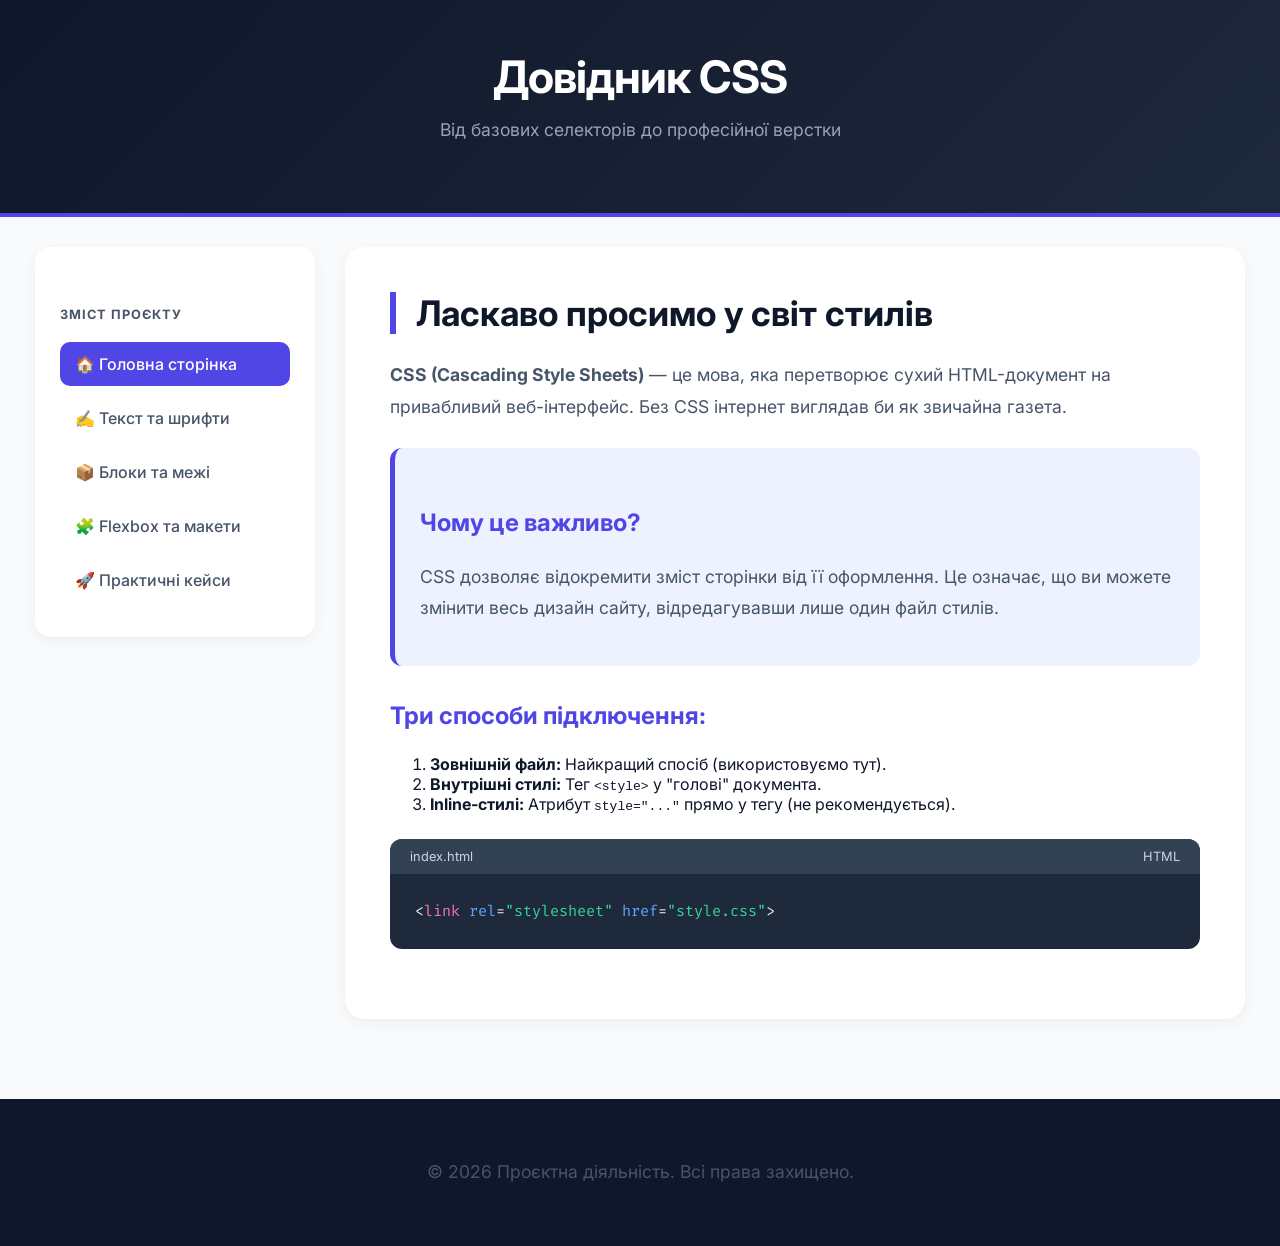
<file: index.html>
<!DOCTYPE html>
<html lang="uk">
<head>
    <meta charset="UTF-8">
    <title>Довідник CSS | Головна</title>
    <link rel="stylesheet" href="style.css">
</head>
<body>
    <header>
        <h1>Довідник CSS</h1>
        <p>Від базових селекторів до професійної верстки</p>
    </header>
    <div class="layout">
        <aside>
            <div class="sidebar-nav">
                <h3>Зміст проєкту</h3>
                <ul>
                    <li><a href="index.html" class="active">🏠 Головна сторінка</a></li>
                    <li><a href="text.html">✍️ Текст та шрифти</a></li>
                    <li><a href="blocks.html">📦 Блоки та межі</a></li>
                    <li><a href="flexbox.html">🧩 Flexbox та макети</a></li>
                    <li><a href="examples.html">🚀 Практичні кейси</a></li>
                </ul>
            </div>
        </aside>
        <main>
            <h2>Ласкаво просимо у світ стилів</h2>
            <p><strong>CSS (Cascading Style Sheets)</strong> — це мова, яка перетворює сухий HTML-документ на привабливий веб-інтерфейс. Без CSS інтернет виглядав би як звичайна газета.</p>
            
            <div class="info-card">
                <h3>Чому це важливо?</h3>
                <p>CSS дозволяє відокремити зміст сторінки від її оформлення. Це означає, що ви можете змінити весь дизайн сайту, відредагувавши лише один файл стилів.</p>
            </div>

            <h3>Три способи підключення:</h3>
            <ol>
                <li><strong>Зовнішній файл:</strong> Найкращий спосіб (використовуємо тут).</li>
                <li><strong>Внутрішні стилі:</strong> Тег <code>&lt;style&gt;</code> у "голові" документа.</li>
                <li><strong>Inline-стилі:</strong> Атрибут <code>style="..."</code> прямо у тегу (не рекомендується).</li>
            </ol>

            <div class="code-window">
                <div class="code-header"><span>index.html</span><span>HTML</span></div>
                <pre>&lt;<span class="keyword">link</span> <span class="prop">rel</span>=<span class="val">"stylesheet"</span> <span class="prop">href</span>=<span class="val">"style.css"</span>&gt;</pre>
            </div>
        </main>
    </div>
    <footer><p>&copy; 2026 Проєктна діяльність. Всі права захищено.</p></footer>
</body>
</html>
</file>
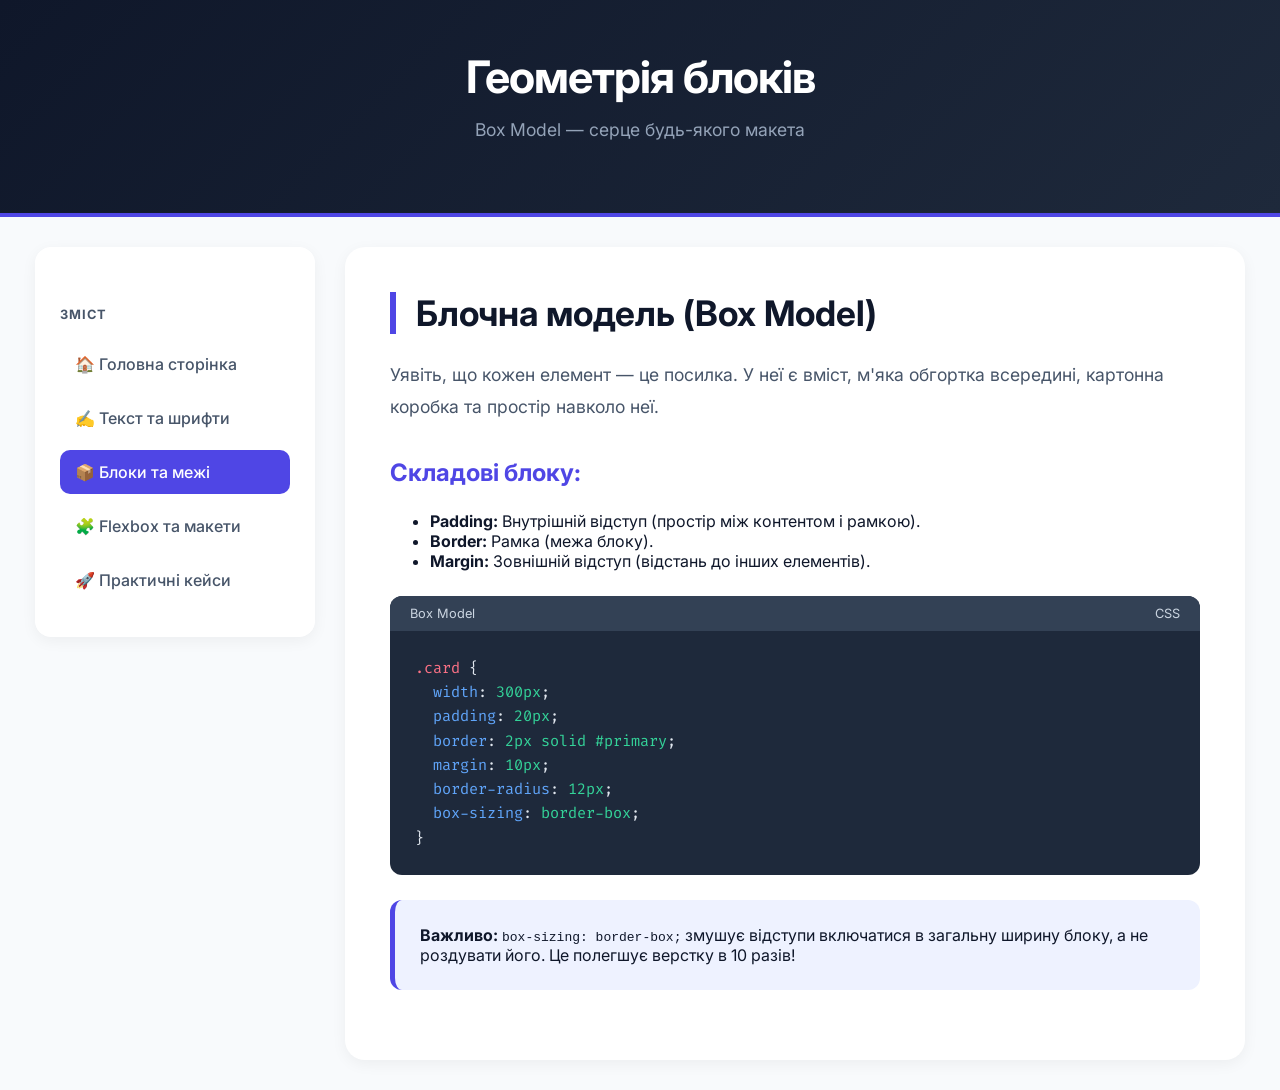
<file: blocks.html>
<!DOCTYPE html>
<html lang="uk">
<head>
    <meta charset="UTF-8">
    <title>Блоки та межі | CSS</title>
    <link rel="stylesheet" href="style.css">
</head>
<body>
    <header>
        <h1>Геометрія блоків</h1>
        <p>Box Model — серце будь-якого макета</p>
    </header>
    <div class="layout">
        <aside>
            <div class="sidebar-nav">
                <h3>Зміст</h3>
                <ul>
                    <li><a href="index.html">🏠 Головна сторінка</a></li>
                    <li><a href="text.html">✍️ Текст та шрифти</a></li>
                    <li><a href="blocks.html" class="active">📦 Блоки та межі</a></li>
                    <li><a href="flexbox.html">🧩 Flexbox та макети</a></li>
                    <li><a href="examples.html">🚀 Практичні кейси</a></li>
                </ul>
            </div>
        </aside>
        <main>
            <h2>Блочна модель (Box Model)</h2>
            <p>Уявіть, що кожен елемент — це посилка. У неї є вміст, м'яка обгортка всередині, картонна коробка та простір навколо неї.</p>

            <h3>Складові блоку:</h3>
            <ul>
                <li><strong>Padding:</strong> Внутрішній відступ (простір між контентом і рамкою).</li>
                <li><strong>Border:</strong> Рамка (межа блоку).</li>
                <li><strong>Margin:</strong> Зовнішній відступ (відстань до інших елементів).</li>
            </ul>

            <div class="code-window">
                <div class="code-header"><span>Box Model</span><span>CSS</span></div>
                <pre><span class="sel">.card</span> {
  <span class="prop">width</span>: <span class="val">300px</span>;
  <span class="prop">padding</span>: <span class="val">20px</span>;
  <span class="prop">border</span>: <span class="val">2px solid #primary</span>;
  <span class="prop">margin</span>: <span class="val">10px</span>;
  <span class="prop">border-radius</span>: <span class="val">12px</span>;
  <span class="prop">box-sizing</span>: <span class="val">border-box</span>;
}</pre>
            </div>

            <div class="info-card">
                <strong>Важливо:</strong> <code>box-sizing: border-box;</code> змушує відступи включатися в загальну ширину блоку, а не роздувати його. Це полегшує верстку в 10 разів!
            </div>
        </main>
    </div>
</body>
</html>
</file>
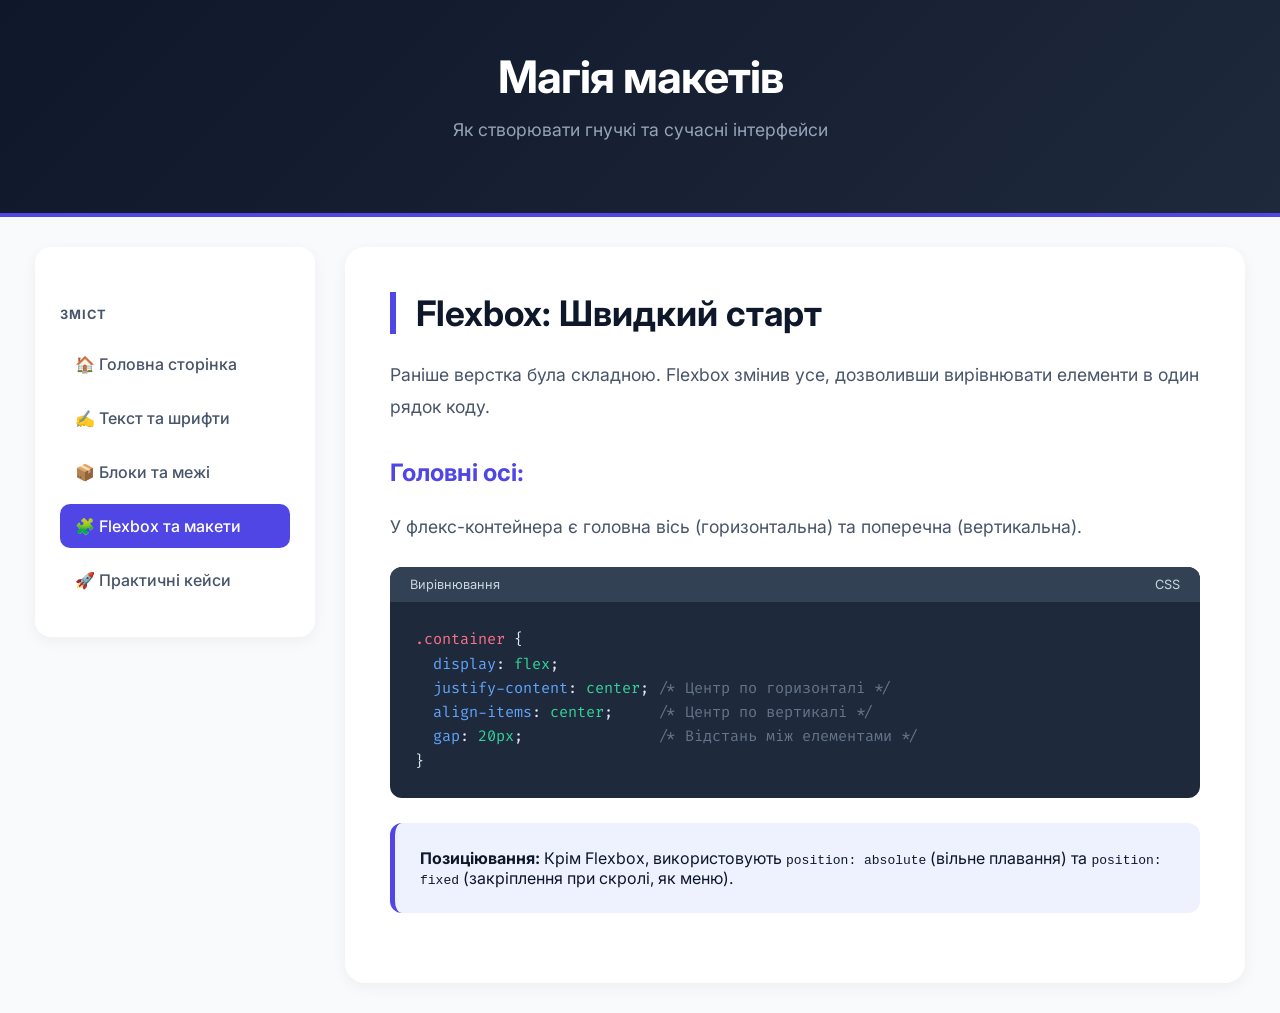
<file: flexbox.html>
<!DOCTYPE html>
<html lang="uk">
<head>
    <meta charset="UTF-8">
    <title>Flexbox | CSS</title>
    <link rel="stylesheet" href="style.css">
</head>
<body>
    <header>
        <h1>Магія макетів</h1>
        <p>Як створювати гнучкі та сучасні інтерфейси</p>
    </header>
    <div class="layout">
        <aside>
            <div class="sidebar-nav">
                <h3>Зміст</h3>
                <ul>
                    <li><a href="index.html">🏠 Головна сторінка</a></li>
                    <li><a href="text.html">✍️ Текст та шрифти</a></li>
                    <li><a href="blocks.html">📦 Блоки та межі</a></li>
                    <li><a href="flexbox.html" class="active">🧩 Flexbox та макети</a></li>
                    <li><a href="examples.html">🚀 Практичні кейси</a></li>
                </ul>
            </div>
        </aside>
        <main>
            <h2>Flexbox: Швидкий старт</h2>
            <p>Раніше верстка була складною. Flexbox змінив усе, дозволивши вирівнювати елементи в один рядок коду.</p>

            <h3>Головні осі:</h3>
            <p>У флекс-контейнера є головна вісь (горизонтальна) та поперечна (вертикальна).</p>

            <div class="code-window">
                <div class="code-header"><span>Вирівнювання</span><span>CSS</span></div>
                <pre><span class="sel">.container</span> {
  <span class="prop">display</span>: <span class="val">flex</span>;
  <span class="prop">justify-content</span>: <span class="val">center</span>; <span style="color:#64748b">/* Центр по горизонталі */</span>
  <span class="prop">align-items</span>: <span class="val">center</span>;     <span style="color:#64748b">/* Центр по вертикалі */</span>
  <span class="prop">gap</span>: <span class="val">20px</span>;               <span style="color:#64748b">/* Відстань між елементами */</span>
}</pre>
            </div>

            <div class="info-card">
                <strong>Позиціювання:</strong> Крім Flexbox, використовують <code>position: absolute</code> (вільне плавання) та <code>position: fixed</code> (закріплення при скролі, як меню).
            </div>
        </main>
    </div>
</body>
</html>
</file>
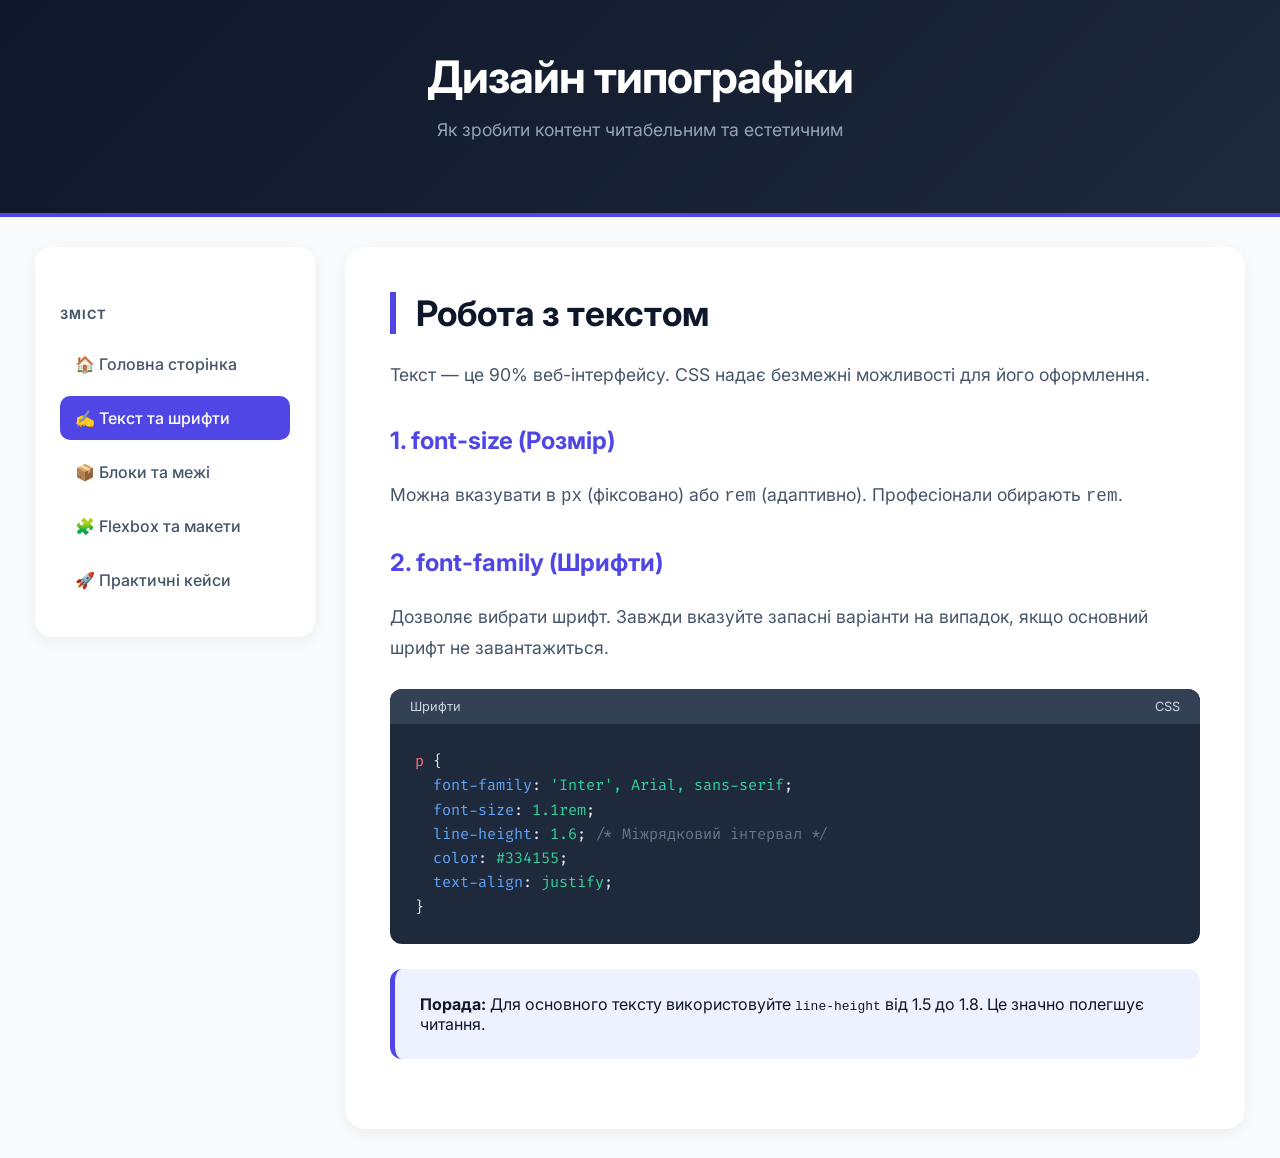
<file: text.html>
<!DOCTYPE html>
<html lang="uk">
<head>
    <meta charset="UTF-8">
    <title>Текст та шрифти | CSS</title>
    <link rel="stylesheet" href="style.css">
</head>
<body>
    <header>
        <h1>Дизайн типографіки</h1>
        <p>Як зробити контент читабельним та естетичним</p>
    </header>
    <div class="layout">
        <aside>
            <div class="sidebar-nav">
                <h3>Зміст</h3>
                <ul>
                    <li><a href="index.html">🏠 Головна сторінка</a></li>
                    <li><a href="text.html" class="active">✍️ Текст та шрифти</a></li>
                    <li><a href="blocks.html">📦 Блоки та межі</a></li>
                    <li><a href="flexbox.html">🧩 Flexbox та макети</a></li>
                    <li><a href="examples.html">🚀 Практичні кейси</a></li>
                </ul>
            </div>
        </aside>
        <main>
            <h2>Робота з текстом</h2>
            <p>Текст — це 90% веб-інтерфейсу. CSS надає безмежні можливості для його оформлення.</p>

            <h3>1. font-size (Розмір)</h3>
            <p>Можна вказувати в <code>px</code> (фіксовано) або <code>rem</code> (адаптивно). Професіонали обирають <code>rem</code>.</p>

            <h3>2. font-family (Шрифти)</h3>
            <p>Дозволяє вибрати шрифт. Завжди вказуйте запасні варіанти на випадок, якщо основний шрифт не завантажиться.</p>

            <div class="code-window">
                <div class="code-header"><span>Шрифти</span><span>CSS</span></div>
                <pre><span class="sel">p</span> {
  <span class="prop">font-family</span>: <span class="val">'Inter', Arial, sans-serif</span>;
  <span class="prop">font-size</span>: <span class="val">1.1rem</span>;
  <span class="prop">line-height</span>: <span class="val">1.6</span>; <span style="color:#64748b">/* Міжрядковий інтервал */</span>
  <span class="prop">color</span>: <span class="val">#334155</span>;
  <span class="prop">text-align</span>: <span class="val">justify</span>;
}</pre>
            </div>

            <div class="info-card">
                <strong>Порада:</strong> Для основного тексту використовуйте <code>line-height</code> від 1.5 до 1.8. Це значно полегшує читання.
            </div>
        </main>
    </div>
</body>
</html>
</file>
<file: style.css>
@import url('https://fonts.googleapis.com/css2?family=Inter:wght@300;400;600;700&family=Fira+Code:wght@400;500&display=swap');

:root {
    --primary: #4f46e5;
    --primary-light: #eef2ff;
    --secondary: #10b981;
    --dark: #0f172a;
    --slate: #475569;
    --bg: #f8fafc;
    --white: #ffffff;
    --code-bg: #1e293b;
}

* { box-sizing: border-box; scroll-behavior: smooth; }

body {
    font-family: 'Inter', sans-serif;
    margin: 0;
    background-color: var(--bg);
    color: var(--dark);
    display: flex;
    flex-direction: column;
    min-height: 100vh;
}

/* Header */
header {
    background: linear-gradient(135deg, var(--dark) 0%, #1e293b 100%);
    color: white;
    padding: 50px 20px;
    text-align: center;
    border-bottom: 4px solid var(--primary);
}

header h1 { margin: 0; font-size: 2.8rem; letter-spacing: -1px; }
header p { color: #94a3b8; font-size: 1.1rem; margin-top: 10px; }

/* Layout */
.layout {
    display: flex;
    max-width: 1250px;
    width: 100%;
    margin: 30px auto;
    gap: 30px;
    padding: 0 20px;
    flex: 1;
}

/* Sidebar */
aside { width: 280px; flex-shrink: 0; }
.sidebar-nav {
    background: var(--white);
    padding: 25px;
    border-radius: 16px;
    box-shadow: 0 4px 15px rgba(0,0,0,0.05);
    position: sticky;
    top: 20px;
}
.sidebar-nav h3 { font-size: 0.8rem; text-transform: uppercase; color: var(--slate); margin-bottom: 20px; letter-spacing: 1px; }
.sidebar-nav ul { list-style: none; padding: 0; margin: 0; }
.sidebar-nav li { margin-bottom: 10px; }
.sidebar-nav a {
    text-decoration: none;
    color: var(--slate);
    padding: 12px 15px;
    display: block;
    border-radius: 10px;
    font-weight: 500;
    transition: 0.3s;
}
.sidebar-nav a:hover { background: var(--primary-light); color: var(--primary); transform: translateX(5px); }
.sidebar-nav a.active { background: var(--primary); color: white; }

/* Main Content */
main {
    flex: 1;
    background: var(--white);
    padding: 45px;
    border-radius: 20px;
    box-shadow: 0 4px 15px rgba(0,0,0,0.05);
}

h2 { font-size: 2.2rem; margin-top: 0; margin-bottom: 25px; color: var(--dark); border-left: 6px solid var(--primary); padding-left: 20px; }
h3 { color: var(--primary); margin-top: 35px; font-size: 1.5rem; }
p { line-height: 1.8; font-size: 1.1rem; color: var(--slate); }

/* Blocks */
.info-card {
    background: var(--primary-light);
    border-radius: 12px;
    padding: 25px;
    margin: 25px 0;
    border-left: 5px solid var(--primary);
}

.code-window {
    background: var(--code-bg);
    border-radius: 12px;
    margin: 25px 0;
    overflow: hidden;
}
.code-header { background: #334155; padding: 10px 20px; font-size: 0.8rem; color: #cbd5e1; display: flex; justify-content: space-between; }
pre { margin: 0; padding: 25px; color: #e2e8f0; font-family: 'Fira Code', monospace; font-size: 0.95rem; overflow-x: auto; line-height: 1.6; }

/* Syntax */
.sel { color: #fb7185; } .prop { color: #60a5fa; } .val { color: #34d399; } .keyword { color: #f472b6; }

/* Footer */
footer { background: var(--dark); color: #94a3b8; text-align: center; padding: 40px; margin-top: 50px; }
</file>
